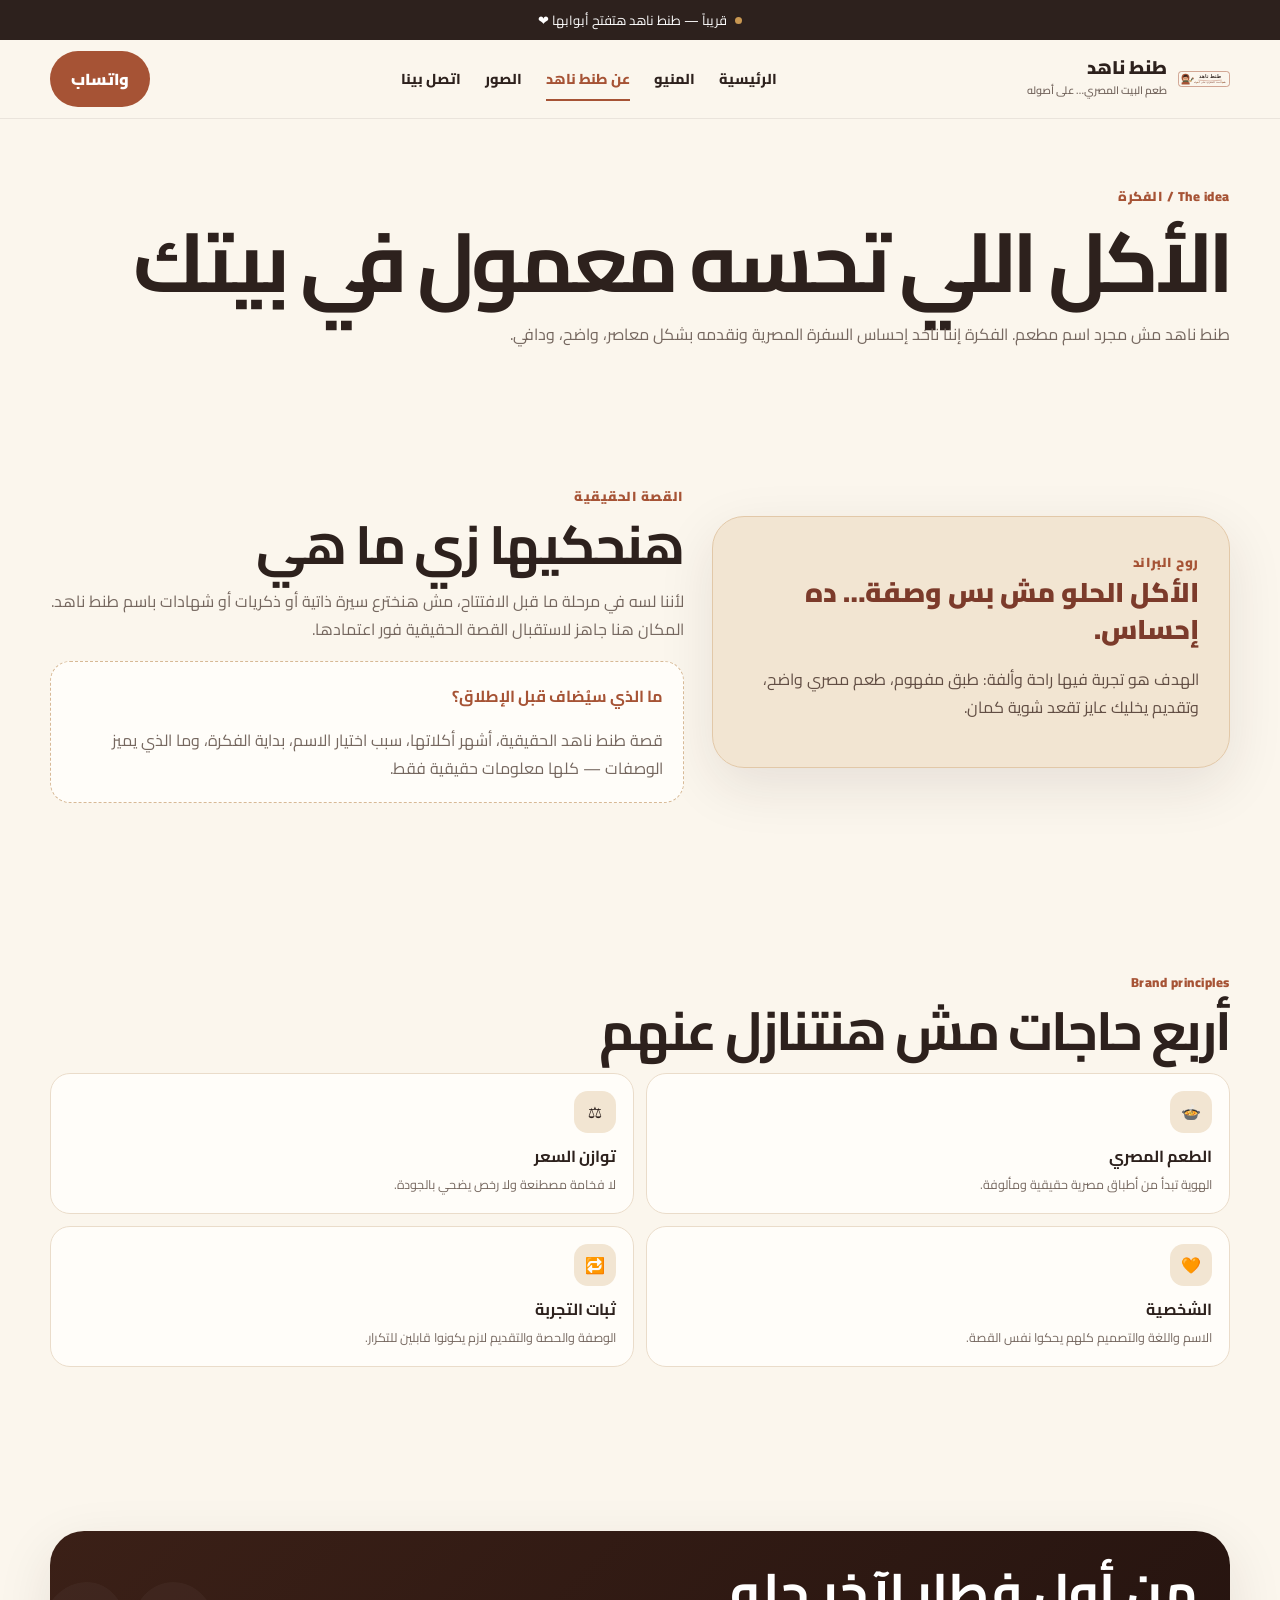
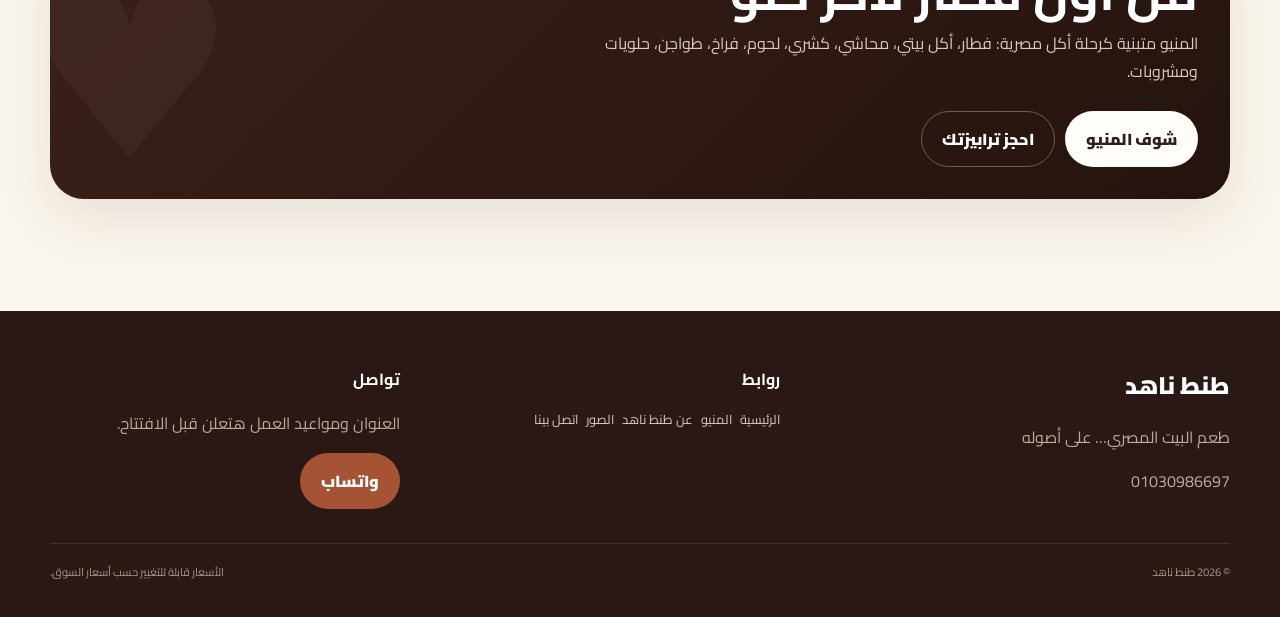
<file: about.html>
<!doctype html><html lang="ar" dir="rtl"><head><meta charset="utf-8"><meta name="viewport" content="width=device-width,initial-scale=1"><title>عن طنط ناهد | الحكاية والفكرة</title><meta name="description" content="تعرف على فكرة طنط ناهد: مطعم مصري بروح البيت، ومنيو مبني على الأكل المصري الذي نعرفه ونحبه."><meta name="theme-color" content="#a65335"><link rel="icon" href="images/brand/favicon.svg" type="image/svg+xml"><link rel="stylesheet" href="css/style.css"></head><body>
<div class="topbar"><div class="container"><span data-status></span></div></div><header class="site-header"><div class="container"><nav class="nav" aria-label="التنقل الرئيسي"><a class="brand" href="index.html"><img class="brand-logo" src="images/brand/logo.svg" alt="شعار طنط ناهد"><span><span class="brand-name" data-brand-name></span><span class="brand-tag" data-tagline></span></span></a><div class="nav-links"><a href="index.html">الرئيسية</a><a href="menu.html">المنيو</a><a class="active" href="about.html">عن طنط ناهد</a><a href="gallery.html">الصور</a><a href="contact.html">اتصل بينا</a></div><a class="btn btn-primary nav-cta" data-whatsapp target="_blank" rel="noopener">واتساب</a><button class="menu-toggle" aria-expanded="false" aria-controls="mobile-menu" aria-label="فتح القائمة">☰</button></nav><div id="mobile-menu" class="mobile-menu"><a href="index.html">الرئيسية</a><a href="menu.html">المنيو</a><a href="about.html">عن طنط ناهد</a><a href="gallery.html">الصور</a><a href="contact.html">اتصل بينا</a><a class="btn btn-primary" data-whatsapp target="_blank" rel="noopener">واتساب</a></div></div></header>
<main><section class="page-hero"><div class="container"><span class="eyebrow">The idea / الفكرة</span><h1>الأكل اللي تحسه معمول في بيتك</h1><p>طنط ناهد مش مجرد اسم مطعم. الفكرة إننا ناخد إحساس السفرة المصرية ونقدمه بشكل معاصر، واضح، ودافي.</p></div></section>
<section class="section"><div class="container split"><div class="paper-card"><span class="eyebrow">روح البراند</span><div class="quote">الأكل الحلو مش بس وصفة… ده إحساس.</div><p>الهدف هو تجربة فيها راحة وألفة: طبق مفهوم، طعم مصري واضح، وتقديم يخليك عايز تقعد شوية كمان.</p></div><div><span class="eyebrow">القصة الحقيقية</span><h2 class="section-title">هنحكيها زي ما هي</h2><p class="section-intro">لأننا لسه في مرحلة ما قبل الافتتاح، مش هنخترع سيرة ذاتية أو ذكريات أو شهادات باسم طنط ناهد. المكان هنا جاهز لاستقبال القصة الحقيقية فور اعتمادها.</p><div class="research-box"><strong>ما الذي سيُضاف قبل الإطلاق؟</strong><p>قصة طنط ناهد الحقيقية، أشهر أكلاتها، سبب اختيار الاسم، بداية الفكرة، وما الذي يميز الوصفات — كلها معلومات حقيقية فقط.</p></div></div></div></section>
<section class="section"><div class="container"><span class="eyebrow">Brand principles</span><h2 class="section-title">أربع حاجات مش هنتنازل عنهم</h2><div class="feature-strip"><div class="feature"><div class="feature-icon">🍲</div><h3>الطعم المصري</h3><p>الهوية تبدأ من أطباق مصرية حقيقية ومألوفة.</p></div><div class="feature"><div class="feature-icon">⚖️</div><h3>توازن السعر</h3><p>لا فخامة مصطنعة ولا رخص يضحي بالجودة.</p></div><div class="feature"><div class="feature-icon">🧡</div><h3>الشخصية</h3><p>الاسم واللغة والتصميم كلهم يحكوا نفس القصة.</p></div><div class="feature"><div class="feature-icon">🔁</div><h3>ثبات التجربة</h3><p>الوصفة والحصة والتقديم لازم يكونوا قابلين للتكرار.</p></div></div></div></section>
<section class="section"><div class="container"><div class="cta"><h2>من أول فطار لآخر حلو</h2><p>المنيو متبنية كرحلة أكل مصرية: فطار، أكل بيتي، محاشي، كشري، لحوم، فراخ، طواجن، حلويات ومشروبات.</p><div class="actions"><a class="btn btn-light" href="menu.html">شوف المنيو</a><a class="btn btn-secondary" data-reserve>احجز ترابيزتك</a></div></div></div></section></main>
<footer class="site-footer"><div class="container"><div class="footer-grid"><div><div class="footer-title" data-brand-name></div><p data-tagline></p><p><a data-phone></a></p></div><div><strong>روابط</strong><div class="footer-links"><a href="index.html">الرئيسية</a><a href="menu.html">المنيو</a><a href="about.html">عن طنط ناهد</a><a href="gallery.html">الصور</a><a href="contact.html">اتصل بينا</a></div></div><div><strong>تواصل</strong><p>العنوان ومواعيد العمل هتعلن قبل الافتتاح.</p><a class="btn btn-primary" data-whatsapp target="_blank" rel="noopener">واتساب</a></div></div><div class="footer-bottom"><span>© <span data-year></span> طنط ناهد</span><span>الأسعار قابلة للتغيير حسب أسعار السوق.</span></div></div></footer><nav class="mobile-bottom-nav" aria-label="تنقل سريع"><a href="index.html">⌂<br>الرئيسية</a><a href="menu.html">🍲<br>المنيو</a><a class="wa" data-whatsapp target="_blank" rel="noopener">●<br>واتساب</a><a data-phone>☎<br>اتصل</a></nav><script src="js/restaurant-data.js"></script><script src="js/main.js"></script></body></html>
</file>
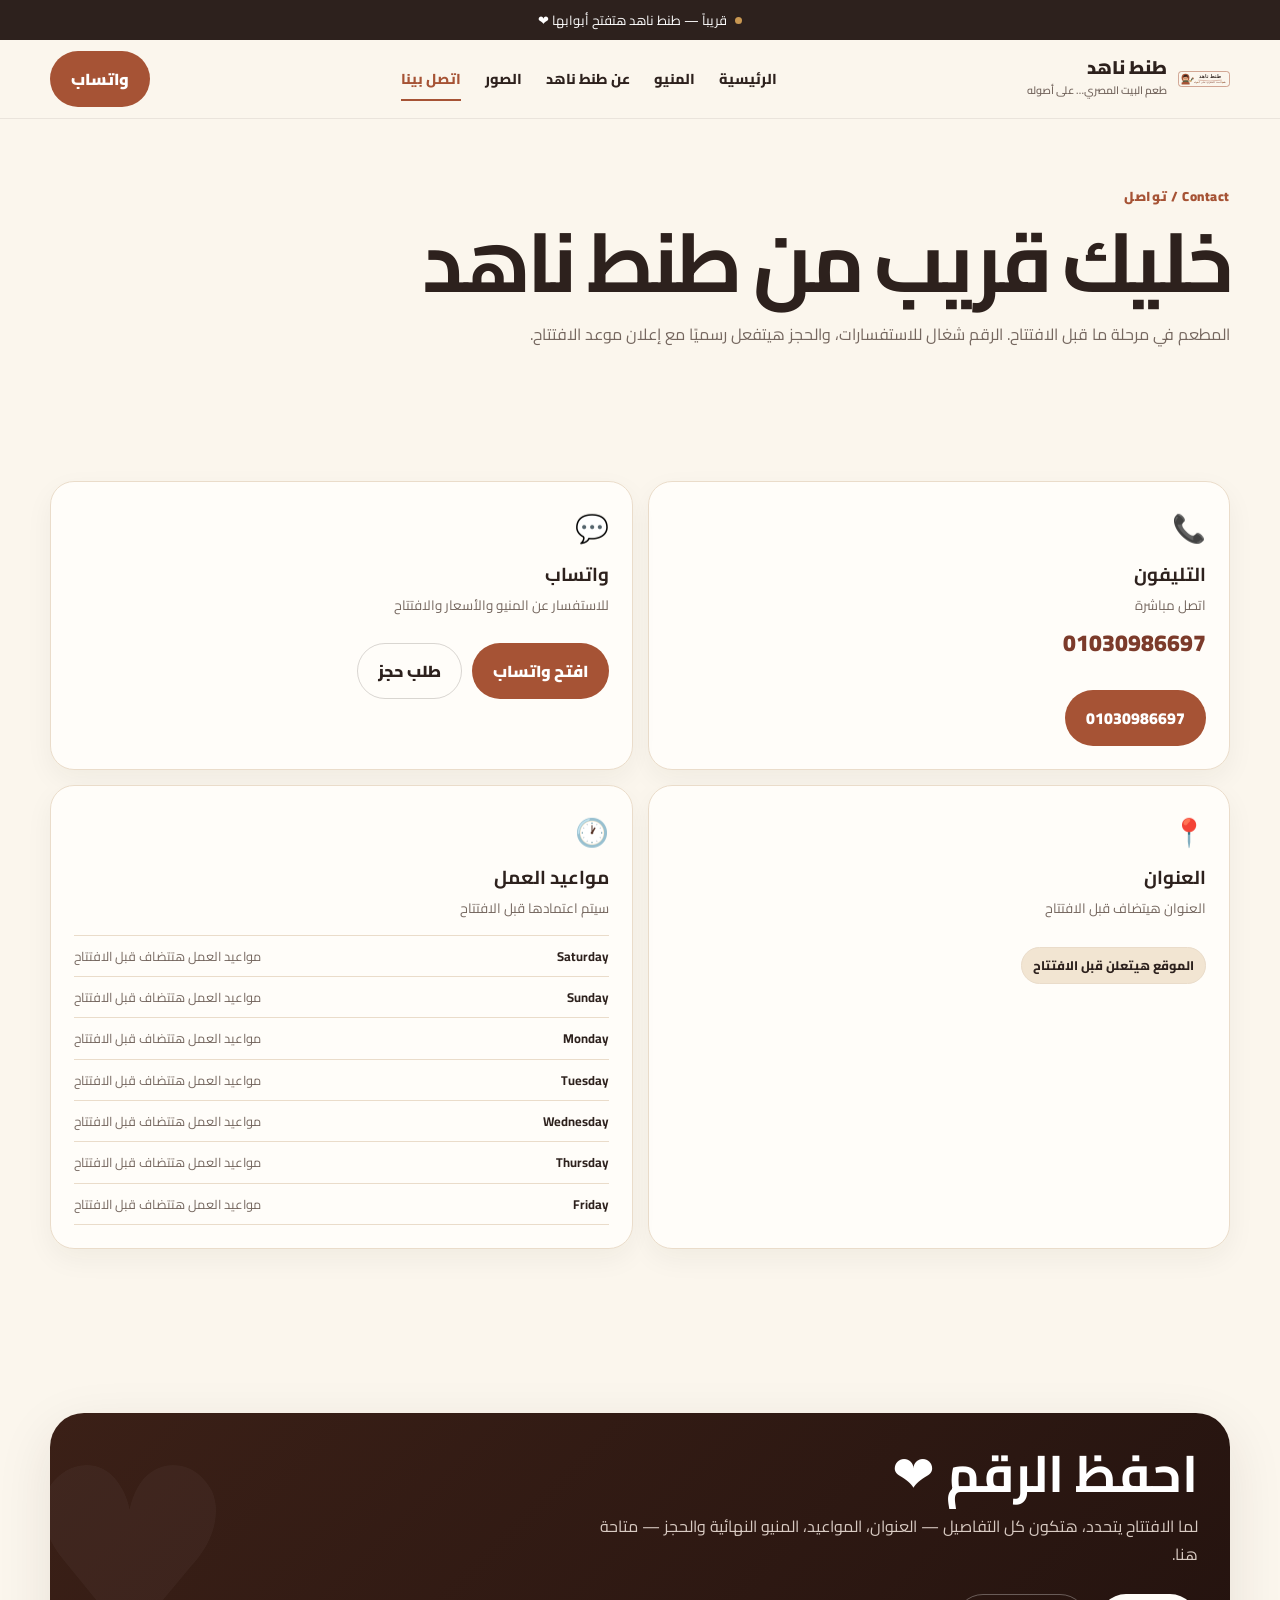
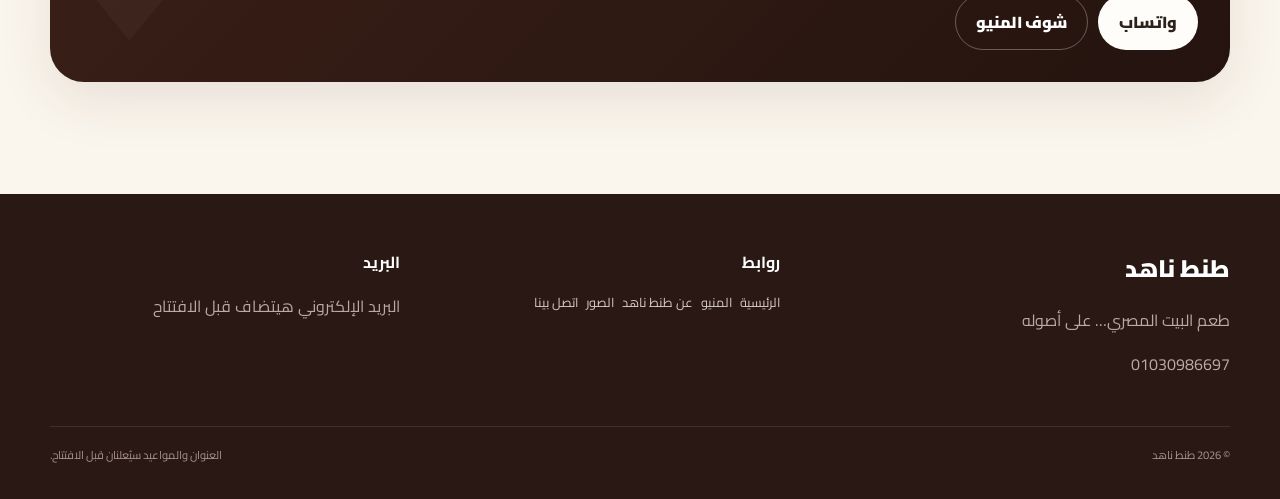
<file: contact.html>
<!doctype html><html lang="ar" dir="rtl"><head><meta charset="utf-8"><meta name="viewport" content="width=device-width,initial-scale=1"><title>اتصل بنا | طنط ناهد</title><meta name="description" content="تواصل مع طنط ناهد عبر الهاتف أو واتساب. العنوان ومواعيد العمل ستعلن قبل الافتتاح."><meta name="theme-color" content="#a65335"><link rel="icon" href="images/brand/favicon.svg" type="image/svg+xml"><link rel="stylesheet" href="css/style.css"></head><body>
<div class="topbar"><div class="container"><span data-status></span></div></div><header class="site-header"><div class="container"><nav class="nav" aria-label="التنقل الرئيسي"><a class="brand" href="index.html"><img class="brand-logo" src="images/brand/logo.svg" alt="شعار طنط ناهد"><span><span class="brand-name" data-brand-name></span><span class="brand-tag" data-tagline></span></span></a><div class="nav-links"><a href="index.html">الرئيسية</a><a href="menu.html">المنيو</a><a href="about.html">عن طنط ناهد</a><a href="gallery.html">الصور</a><a class="active" href="contact.html">اتصل بينا</a></div><a class="btn btn-primary nav-cta" data-whatsapp target="_blank" rel="noopener">واتساب</a><button class="menu-toggle" aria-expanded="false" aria-controls="mobile-menu" aria-label="فتح القائمة">☰</button></nav><div id="mobile-menu" class="mobile-menu"><a href="index.html">الرئيسية</a><a href="menu.html">المنيو</a><a href="about.html">عن طنط ناهد</a><a href="gallery.html">الصور</a><a href="contact.html">اتصل بينا</a><a class="btn btn-primary" data-whatsapp target="_blank" rel="noopener">واتساب</a></div></div></header>
<main><section class="page-hero"><div class="container"><span class="eyebrow">Contact / تواصل</span><h1>خليك قريب من طنط ناهد</h1><p>المطعم في مرحلة ما قبل الافتتاح. الرقم شغال للاستفسارات، والحجز هيتفعل رسميًا مع إعلان موعد الافتتاح.</p></div></section><section class="section"><div class="container contact-grid"><article class="contact-card"><div class="contact-icon">📞</div><h3>التليفون</h3><p>اتصل مباشرة</p><a class="big-phone" data-phone></a><div class="actions"><a class="btn btn-primary" data-phone>اتصل دلوقتي</a></div></article><article class="contact-card"><div class="contact-icon">💬</div><h3>واتساب</h3><p>للاستفسار عن المنيو والأسعار والافتتاح</p><div class="actions"><a class="btn btn-primary" data-whatsapp target="_blank" rel="noopener">افتح واتساب</a><a class="btn btn-secondary" data-reserve>طلب حجز</a></div></article><article class="contact-card"><div class="contact-icon">📍</div><h3>العنوان</h3><p data-address></p><div class="actions"><span class="pill">الموقع هيتعلن قبل الافتتاح</span></div></article><article class="contact-card"><div class="contact-icon">🕐</div><h3>مواعيد العمل</h3><p>سيتم اعتمادها قبل الافتتاح</p><div id="hours" class="hours"></div></article></div></section><section class="section"><div class="container"><div class="cta"><h2>احفظ الرقم ❤️</h2><p>لما الافتتاح يتحدد، هتكون كل التفاصيل — العنوان، المواعيد، المنيو النهائية والحجز — متاحة هنا.</p><div class="actions"><a class="btn btn-light" data-whatsapp target="_blank" rel="noopener">واتساب</a><a class="btn btn-secondary" href="menu.html">شوف المنيو</a></div></div></div></section></main>
<footer class="site-footer"><div class="container"><div class="footer-grid"><div><div class="footer-title" data-brand-name></div><p data-tagline></p><p><a data-phone></a></p></div><div><strong>روابط</strong><div class="footer-links"><a href="index.html">الرئيسية</a><a href="menu.html">المنيو</a><a href="about.html">عن طنط ناهد</a><a href="gallery.html">الصور</a><a href="contact.html">اتصل بينا</a></div></div><div><strong>البريد</strong><p data-email></p></div></div><div class="footer-bottom"><span>© <span data-year></span> طنط ناهد</span><span>العنوان والمواعيد سيُعلنان قبل الافتتاح.</span></div></div></footer><nav class="mobile-bottom-nav" aria-label="تنقل سريع"><a href="index.html">⌂<br>الرئيسية</a><a href="menu.html">🍲<br>المنيو</a><a class="wa" data-whatsapp target="_blank" rel="noopener">●<br>واتساب</a><a class="active" data-phone>☎<br>اتصل</a></nav><script src="js/restaurant-data.js"></script><script src="js/main.js"></script></body></html>
</file>
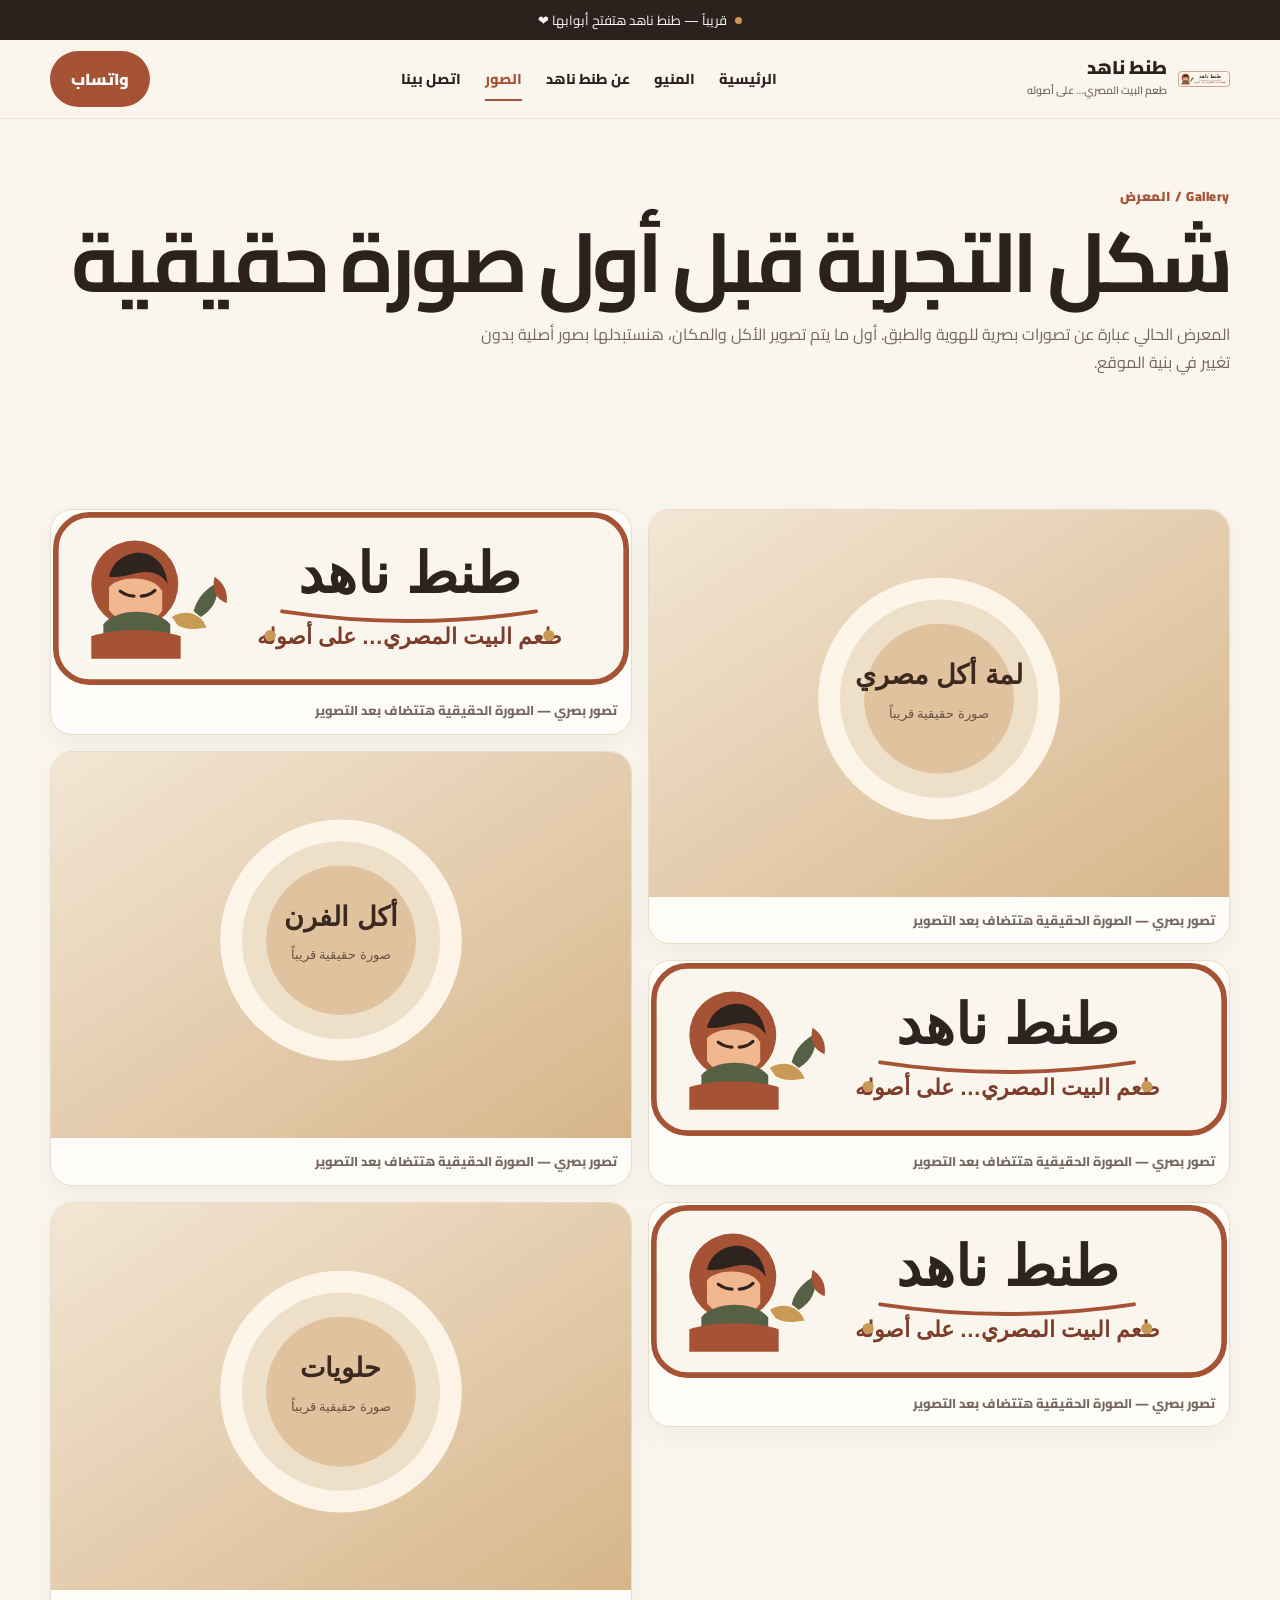
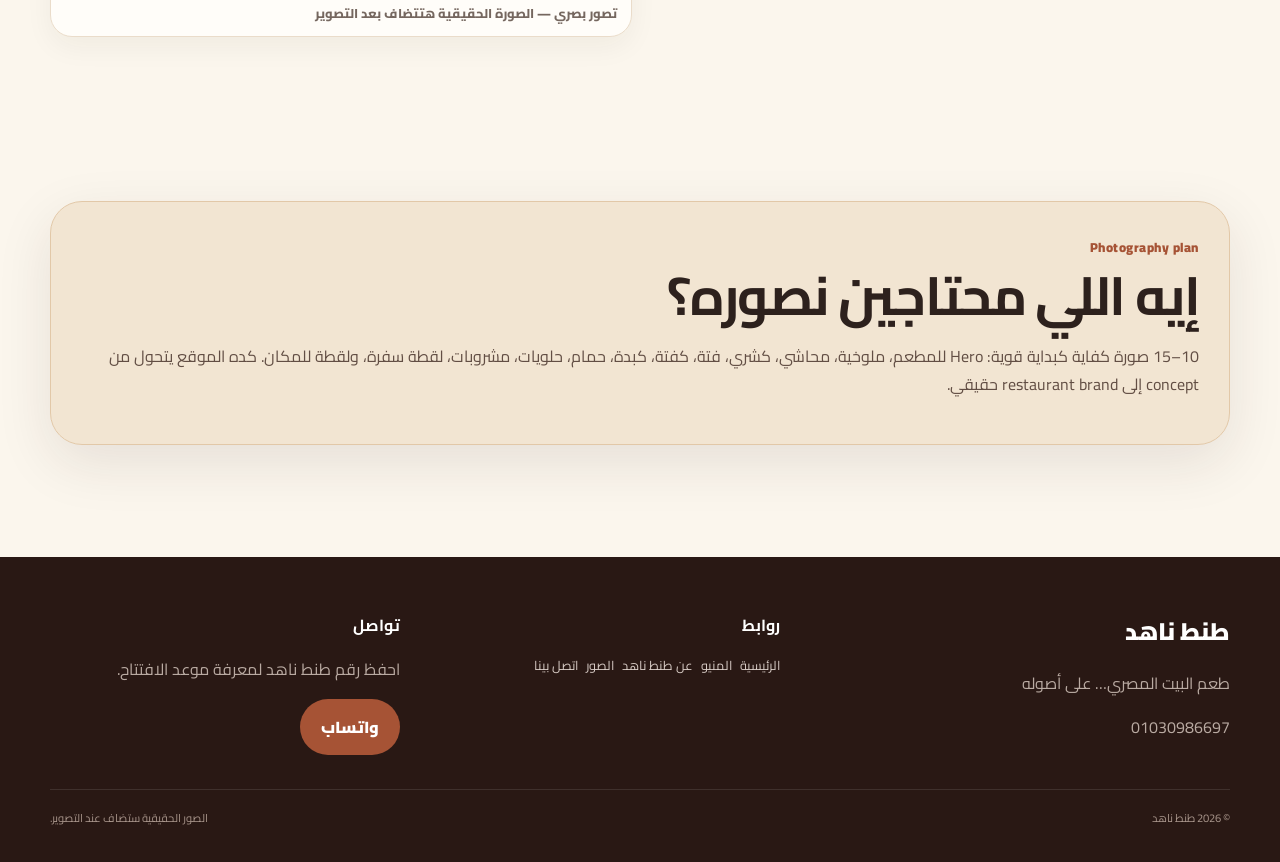
<file: gallery.html>
<!doctype html><html lang="ar" dir="rtl"><head><meta charset="utf-8"><meta name="viewport" content="width=device-width,initial-scale=1"><title>الصور | طنط ناهد</title><meta name="description" content="المعرض البصري لطنط ناهد — هوية الأكل المصري وروح البيت. الصور الحقيقية ستضاف عند التصوير."><meta name="theme-color" content="#a65335"><link rel="icon" href="images/brand/favicon.svg" type="image/svg+xml"><link rel="stylesheet" href="css/style.css"></head><body>
<div class="topbar"><div class="container"><span data-status></span></div></div><header class="site-header"><div class="container"><nav class="nav" aria-label="التنقل الرئيسي"><a class="brand" href="index.html"><img class="brand-logo" src="images/brand/logo.svg" alt="شعار طنط ناهد"><span><span class="brand-name" data-brand-name></span><span class="brand-tag" data-tagline></span></span></a><div class="nav-links"><a href="index.html">الرئيسية</a><a href="menu.html">المنيو</a><a href="about.html">عن طنط ناهد</a><a class="active" href="gallery.html">الصور</a><a href="contact.html">اتصل بينا</a></div><a class="btn btn-primary nav-cta" data-whatsapp target="_blank" rel="noopener">واتساب</a><button class="menu-toggle" aria-expanded="false" aria-controls="mobile-menu" aria-label="فتح القائمة">☰</button></nav><div id="mobile-menu" class="mobile-menu"><a href="index.html">الرئيسية</a><a href="menu.html">المنيو</a><a href="about.html">عن طنط ناهد</a><a href="gallery.html">الصور</a><a href="contact.html">اتصل بينا</a><a class="btn btn-primary" data-whatsapp target="_blank" rel="noopener">واتساب</a></div></div></header>
<main><section class="page-hero"><div class="container"><span class="eyebrow">Gallery / المعرض</span><h1>شكل التجربة قبل أول صورة حقيقية</h1><p>المعرض الحالي عبارة عن تصورات بصرية للهوية والطبق. أول ما يتم تصوير الأكل والمكان، هنستبدلها بصور أصلية بدون تغيير في بنية الموقع.</p></div></section><section class="section"><div class="container"><div id="gallery-grid" class="gallery-grid"></div></div></section><section class="section"><div class="container"><div class="paper-card"><span class="eyebrow">Photography plan</span><h2 class="section-title">إيه اللي محتاجين نصوره؟</h2><p>10–15 صورة كفاية كبداية قوية: Hero للمطعم، ملوخية، محاشي، كشري، فتة، كفتة، كبدة، حمام، حلويات، مشروبات، لقطة سفرة، ولقطة للمكان. كده الموقع يتحول من concept إلى restaurant brand حقيقي.</p></div></div></section></main>
<footer class="site-footer"><div class="container"><div class="footer-grid"><div><div class="footer-title" data-brand-name></div><p data-tagline></p><p><a data-phone></a></p></div><div><strong>روابط</strong><div class="footer-links"><a href="index.html">الرئيسية</a><a href="menu.html">المنيو</a><a href="about.html">عن طنط ناهد</a><a href="gallery.html">الصور</a><a href="contact.html">اتصل بينا</a></div></div><div><strong>تواصل</strong><p>احفظ رقم طنط ناهد لمعرفة موعد الافتتاح.</p><a class="btn btn-primary" data-whatsapp target="_blank" rel="noopener">واتساب</a></div></div><div class="footer-bottom"><span>© <span data-year></span> طنط ناهد</span><span>الصور الحقيقية ستضاف عند التصوير.</span></div></div></footer><nav class="mobile-bottom-nav" aria-label="تنقل سريع"><a href="index.html">⌂<br>الرئيسية</a><a href="menu.html">🍲<br>المنيو</a><a class="wa" data-whatsapp target="_blank" rel="noopener">●<br>واتساب</a><a data-phone>☎<br>اتصل</a></nav><script src="js/restaurant-data.js"></script><script src="js/main.js"></script></body></html>
</file>
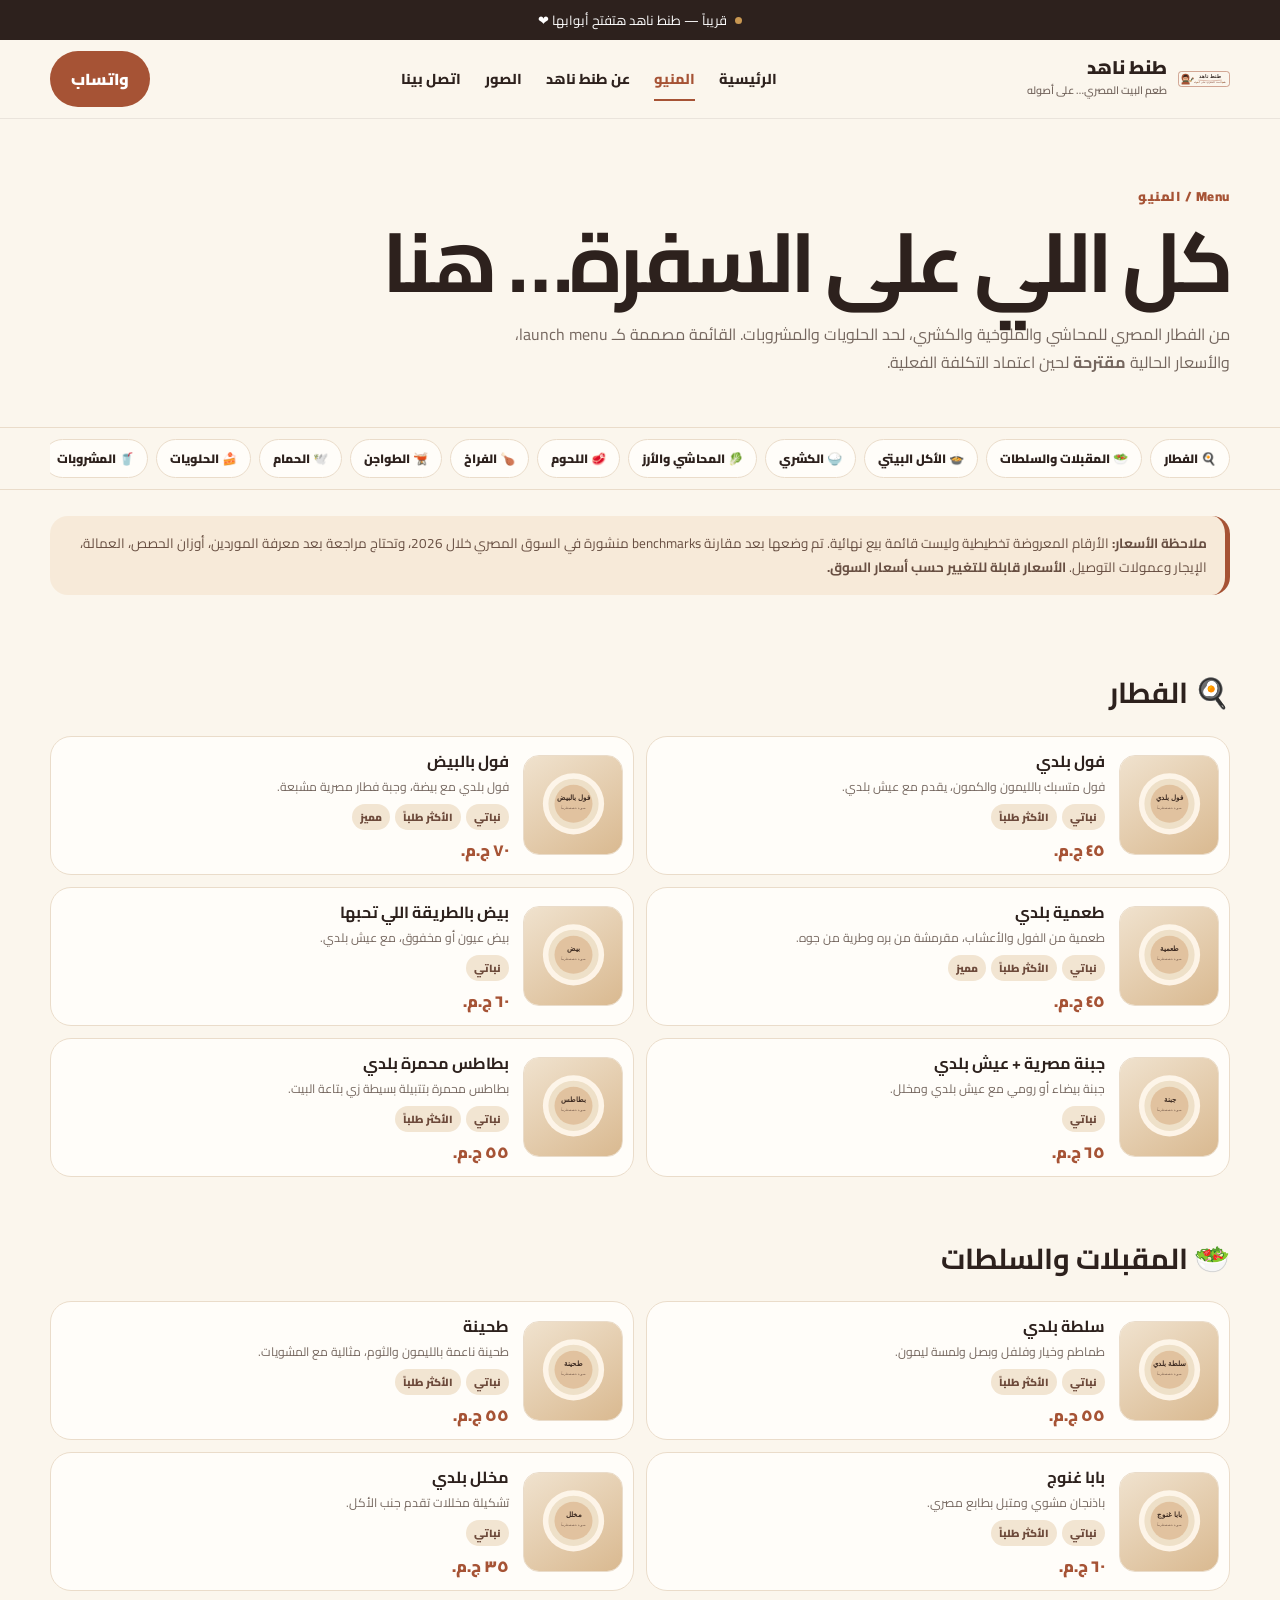
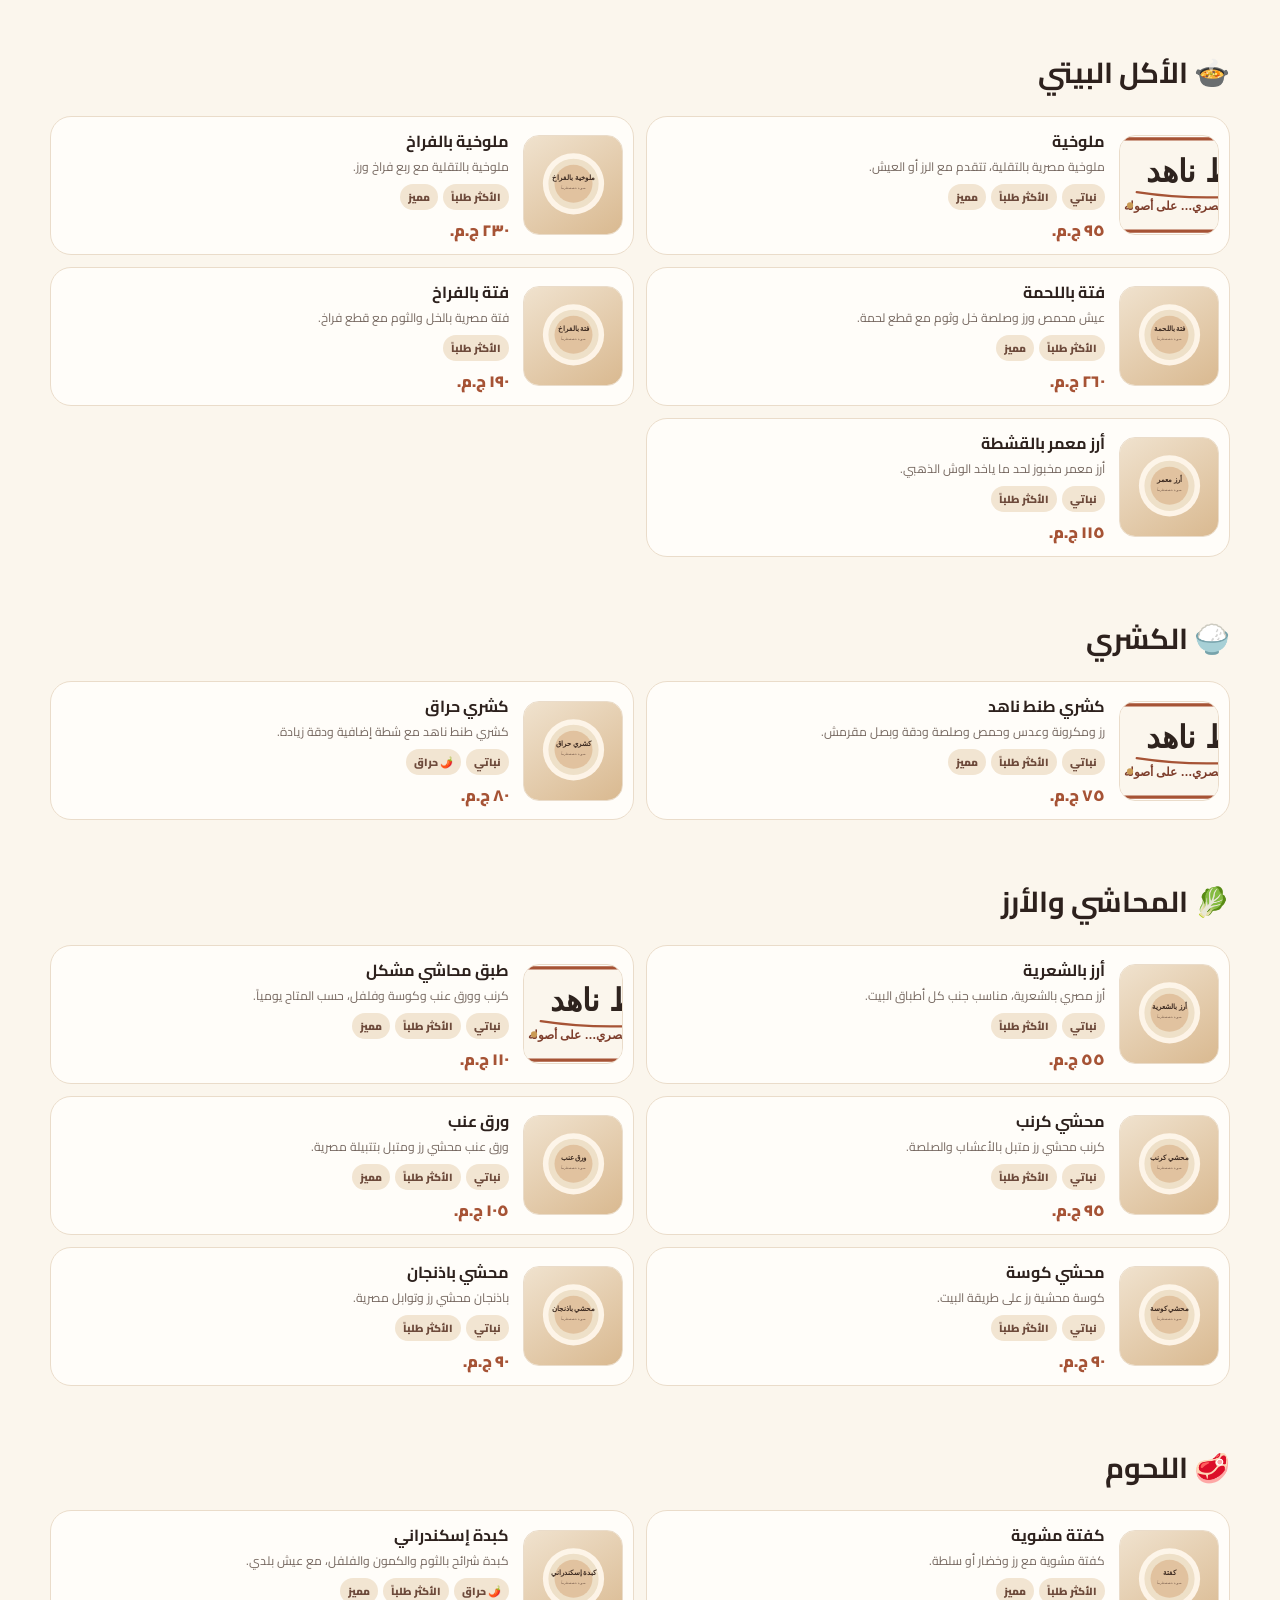
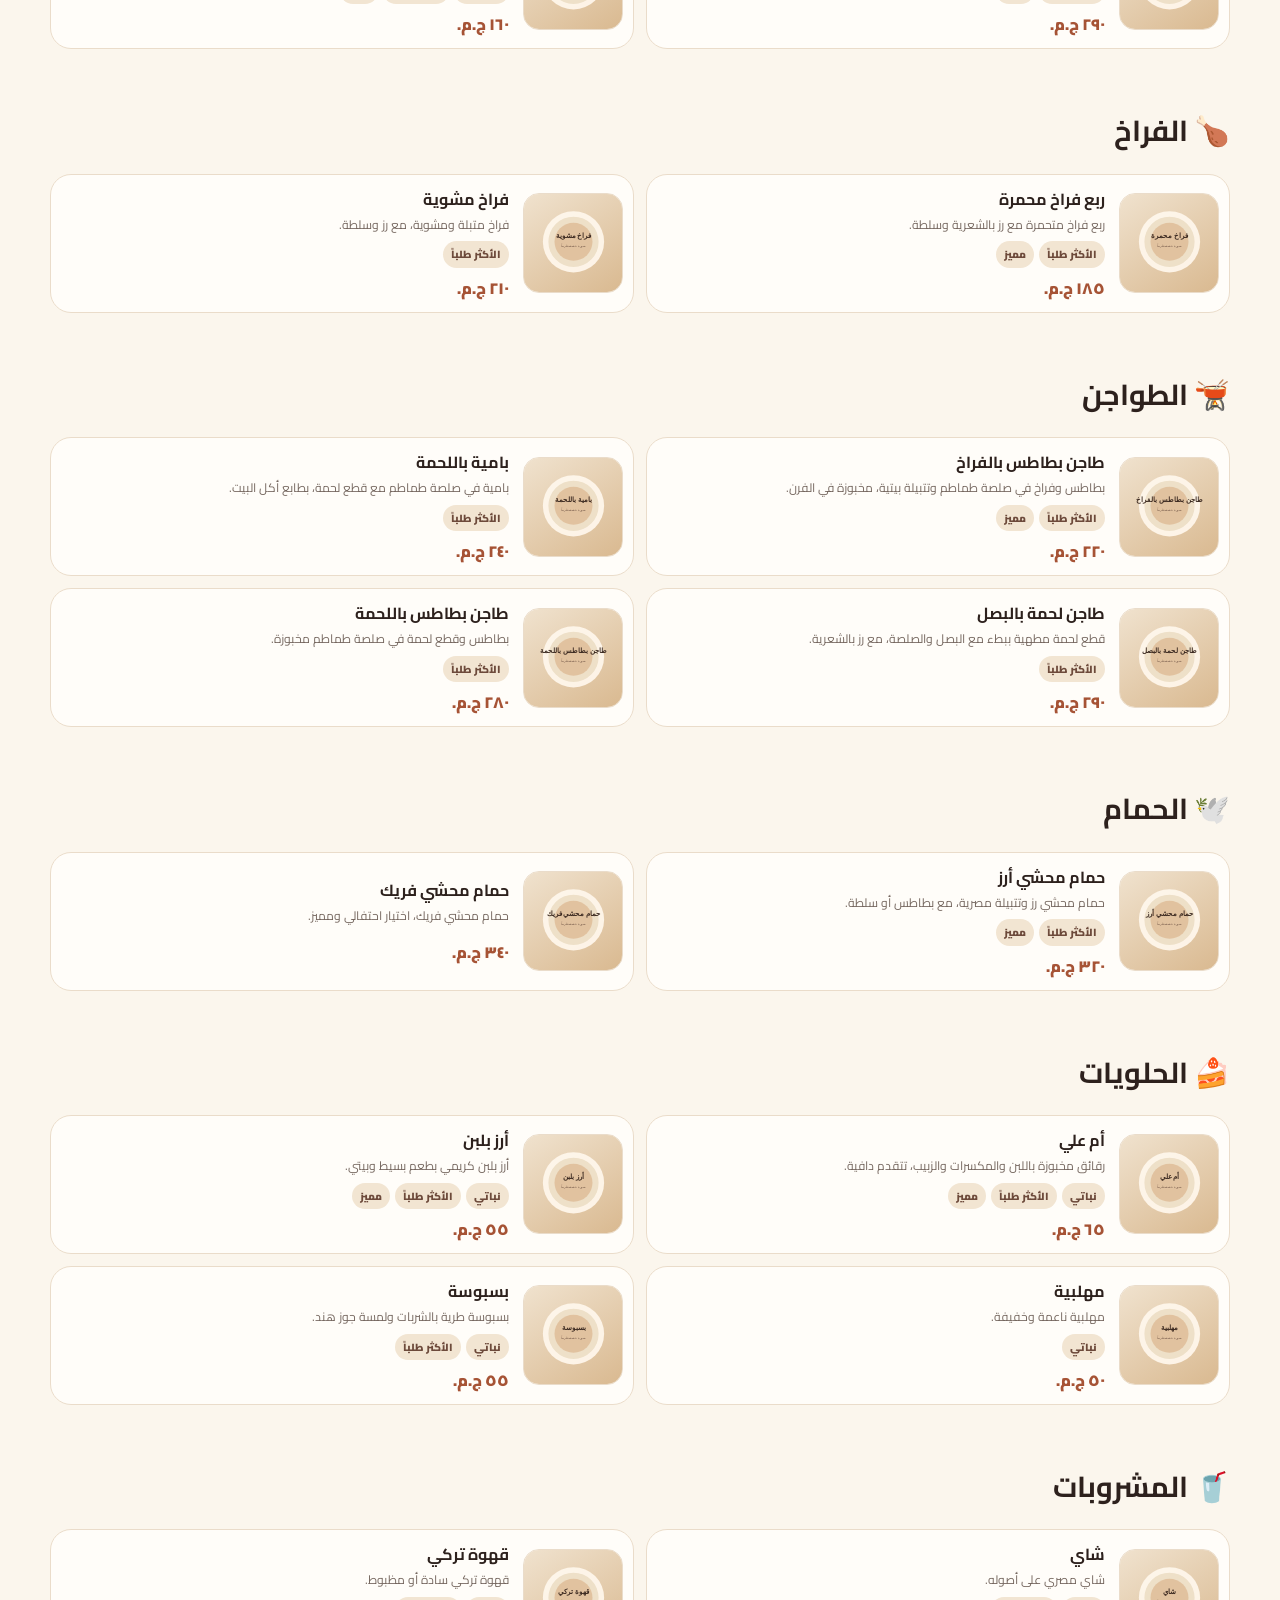
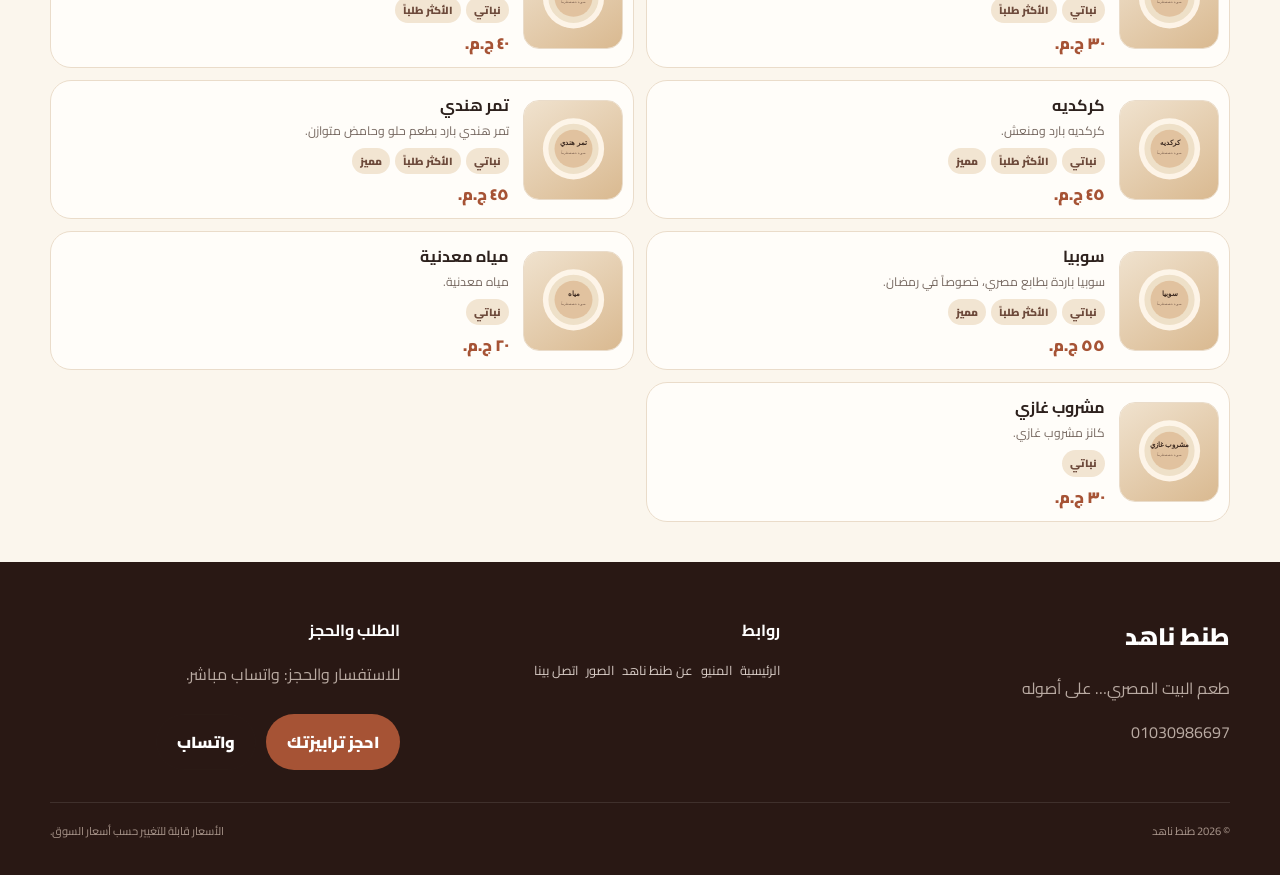
<file: menu.html>
<!doctype html><html lang="ar" dir="rtl"><head><meta charset="utf-8"><meta name="viewport" content="width=device-width,initial-scale=1"><title>المنيو | طنط ناهد</title><meta name="description" content="منيو طنط ناهد: فطار مصري، محاشي، ملوخية، كشري، فتة، مشويات، حلويات ومشروبات."><meta name="theme-color" content="#a65335"><meta property="og:locale" content="ar_EG"><link rel="icon" href="images/brand/favicon.svg" type="image/svg+xml"><link rel="stylesheet" href="css/style.css"></head><body>
<div class="topbar"><div class="container"><span data-status></span></div></div><header class="site-header"><div class="container"><nav class="nav" aria-label="التنقل الرئيسي"><a class="brand" href="index.html"><img class="brand-logo" src="images/brand/logo.svg" alt="شعار طنط ناهد"><span><span class="brand-name" data-brand-name></span><span class="brand-tag" data-tagline></span></span></a><div class="nav-links"><a href="index.html">الرئيسية</a><a class="active" href="menu.html">المنيو</a><a href="about.html">عن طنط ناهد</a><a href="gallery.html">الصور</a><a href="contact.html">اتصل بينا</a></div><a class="btn btn-primary nav-cta" data-whatsapp target="_blank" rel="noopener">واتساب</a><button class="menu-toggle" aria-expanded="false" aria-controls="mobile-menu" aria-label="فتح القائمة">☰</button></nav><div id="mobile-menu" class="mobile-menu"><a href="index.html">الرئيسية</a><a href="menu.html">المنيو</a><a href="about.html">عن طنط ناهد</a><a href="gallery.html">الصور</a><a href="contact.html">اتصل بينا</a><a class="btn btn-primary" data-whatsapp target="_blank" rel="noopener">ابعتلنا على واتساب</a></div></div></header>
<main><section class="page-hero"><div class="container"><span class="eyebrow">Menu / المنيو</span><h1>كل اللي على السفرة… هنا</h1><p>من الفطار المصري للمحاشي والملوخية والكشري، لحد الحلويات والمشروبات. القائمة مصممة كـ launch menu، والأسعار الحالية <strong>مقترحة</strong> لحين اعتماد التكلفة الفعلية.</p></div></section><div class="category-nav"><div class="container"><div id="category-nav" class="category-scroll"></div></div></div><section class="container"><div class="price-note"><strong>ملاحظة الأسعار:</strong> الأرقام المعروضة تخطيطية وليست قائمة بيع نهائية. تم وضعها بعد مقارنة benchmarks منشورة في السوق المصري خلال 2026، وتحتاج مراجعة بعد معرفة الموردين، أوزان الحصص، العمالة، الإيجار وعمولات التوصيل. <strong>الأسعار قابلة للتغيير حسب أسعار السوق.</strong></div><div id="full-menu"></div></section></main>
<footer class="site-footer"><div class="container"><div class="footer-grid"><div><div class="footer-title" data-brand-name></div><p data-tagline></p><p><a data-phone></a></p></div><div><strong>روابط</strong><div class="footer-links"><a href="index.html">الرئيسية</a><a href="menu.html">المنيو</a><a href="about.html">عن طنط ناهد</a><a href="gallery.html">الصور</a><a href="contact.html">اتصل بينا</a></div></div><div><strong>الطلب والحجز</strong><p>للاستفسار والحجز: واتساب مباشر.</p><div class="actions"><a class="btn btn-primary" data-reserve>احجز ترابيزتك</a><a class="btn btn-secondary" data-whatsapp target="_blank" rel="noopener">واتساب</a></div></div></div><div class="footer-bottom"><span>© <span data-year></span> طنط ناهد</span><span>الأسعار قابلة للتغيير حسب أسعار السوق.</span></div></div></footer>
<nav class="mobile-bottom-nav" aria-label="تنقل سريع"><a href="index.html">⌂<br>الرئيسية</a><a class="active" href="menu.html">🍲<br>المنيو</a><a class="wa" data-whatsapp target="_blank" rel="noopener">●<br>واتساب</a><a data-phone>☎<br>اتصل</a></nav><script src="js/restaurant-data.js"></script><script src="js/main.js"></script></body></html>
</file>
<file: css/style.css>
@import url('https://fonts.googleapis.com/css2?family=Cairo:wght@400;500;600;700;800;900&family=Playfair+Display:wght@600;700&display=swap');
:root{--ink:#2d211d;--muted:#75675f;--paper:#fbf6ed;--cream:#f2e5d2;--white:#fffdf9;--terra:#a65335;--terra2:#7c3b2b;--olive:#5c6549;--gold:#c99852;--line:#eadcca;--shadow:0 18px 55px rgba(45,33,29,.10);--max:1180px;--r:26px}
*{box-sizing:border-box}html{scroll-behavior:smooth;scroll-padding-top:100px}body{margin:0;background:var(--paper);color:var(--ink);font-family:Cairo,system-ui,sans-serif;line-height:1.75}body:after{content:"";position:fixed;inset:0;pointer-events:none;opacity:.035;background-image:radial-gradient(#2d211d .7px,transparent .7px);background-size:8px 8px;z-index:-1}img{display:block;max-width:100%}a{text-decoration:none;color:inherit}button,input,textarea{font:inherit}.container{width:min(calc(100% - 32px),var(--max));margin-inline:auto}.topbar{background:var(--ink);color:#fff;padding:8px 0;text-align:center;font-size:.82rem}.topbar span{display:inline-flex;align-items:center;gap:8px}.topbar span:before{content:"";width:7px;height:7px;border-radius:50%;background:var(--gold)}
.site-header{position:sticky;top:0;z-index:60;background:rgba(251,246,237,.92);backdrop-filter:blur(16px);border-bottom:1px solid rgba(45,33,29,.08)}.nav{min-height:78px;display:flex;align-items:center;gap:18px}.brand{display:flex;align-items:center;gap:11px;min-width:0}.brand-logo{width:52px;height:52px;object-fit:contain;flex:0 0 auto}.brand-name{display:block;font-weight:900;font-size:1.15rem;line-height:1.1}.brand-tag{display:block;color:var(--muted);font-size:.67rem;font-weight:600;margin-top:3px;white-space:nowrap}.nav-links{display:none;align-items:center;gap:24px;margin-inline:auto}.nav-links a{font-size:.9rem;font-weight:800;position:relative;padding:26px 0}.nav-links a:after{content:"";position:absolute;bottom:17px;right:0;width:0;height:2px;background:var(--terra);transition:.2s}.nav-links a:hover:after,.nav-links a.active:after{width:100%}.nav-links a.active{color:var(--terra)}.nav-cta{display:none}.menu-toggle{margin-inline-start:auto;border:1px solid var(--line);background:var(--white);width:44px;height:44px;border-radius:14px;cursor:pointer}.mobile-menu{display:none;padding:0 0 16px}.mobile-menu.open{display:grid;gap:4px}.mobile-menu a{padding:10px 12px;border-bottom:1px solid var(--line);font-weight:800}.mobile-menu .btn{border:0;margin-top:6px}
.btn{display:inline-flex;align-items:center;justify-content:center;gap:8px;border-radius:999px;padding:13px 20px;border:1px solid transparent;font-weight:900;transition:transform .2s,box-shadow .2s,background .2s;cursor:pointer}.btn:hover{transform:translateY(-2px);box-shadow:0 10px 24px rgba(45,33,29,.12)}.btn-primary{background:var(--terra);color:#fff}.btn-primary:hover{background:var(--terra2)}.btn-secondary{background:transparent;border-color:rgba(45,33,29,.18)}.btn-light{background:var(--white);color:var(--ink)}
.hero{padding:34px 0 78px;overflow:hidden}.hero-grid{display:grid;gap:32px;align-items:center}.hero-copy{order:2}.hero-media{order:1;position:relative}.hero-media img{width:100%;aspect-ratio:1/1;object-fit:cover;border-radius:38px;box-shadow:var(--shadow);border:1px solid var(--line)}.hero-media:before{content:"";position:absolute;inset:18px -12px -12px 18px;border:2px solid rgba(166,83,53,.22);border-radius:38px;z-index:-1}.hero-stamp{position:absolute;left:18px;bottom:18px;background:var(--white);border:1px solid var(--line);padding:11px 15px;border-radius:18px;box-shadow:0 12px 30px rgba(45,33,29,.12);font-weight:900;font-size:.82rem}.eyebrow{display:inline-block;color:var(--terra);font-weight:900;font-size:.82rem;letter-spacing:.04em}.hero h1{font-size:clamp(3.4rem,10vw,6.8rem);line-height:.92;margin:18px 0 8px;letter-spacing:-.06em}.hero h2{font-size:clamp(1.35rem,3vw,2rem);line-height:1.35;margin:0 0 18px}.hero-copy>p{color:var(--muted);font-size:1.08rem;max-width:650px}.actions{display:flex;flex-wrap:wrap;gap:10px;margin-top:26px}.hero-meta{display:flex;flex-wrap:wrap;gap:9px;margin-top:22px}.pill{display:inline-flex;align-items:center;gap:7px;background:var(--cream);border:1px solid var(--line);padding:7px 11px;border-radius:999px;font-size:.78rem;font-weight:800}.pattern{height:14px;background:repeating-linear-gradient(135deg,transparent 0 9px,rgba(166,83,53,.14) 9px 11px)}
.section{padding:82px 0}.section-head{display:flex;justify-content:space-between;align-items:end;gap:20px;margin-bottom:28px}.section-title{font-size:clamp(2rem,5vw,3.35rem);line-height:1.1;margin:7px 0 12px;letter-spacing:-.035em}.section-intro{max-width:700px;color:var(--muted);margin:0}.text-link{color:var(--terra);font-weight:900;white-space:nowrap}.cards{display:grid;grid-template-columns:repeat(2,minmax(0,1fr));gap:15px}.card{background:var(--white);border:1px solid var(--line);border-radius:var(--r);overflow:hidden;box-shadow:0 8px 30px rgba(45,33,29,.045);transition:.22s transform,.22s box-shadow}.card:hover{transform:translateY(-5px);box-shadow:var(--shadow)}.card-media{position:relative}.card-media img{width:100%;aspect-ratio:1/1;object-fit:cover;background:var(--cream)}.badge{position:absolute;top:12px;right:12px;background:var(--ink);color:#fff;border-radius:999px;padding:5px 9px;font-size:.68rem;font-weight:900}.card-body{padding:16px}.card h3{margin:0 0 4px;font-size:1.05rem}.card p{margin:0;color:var(--muted);font-size:.82rem;line-height:1.65}.price{margin-top:11px;color:var(--terra);font-weight:900}.price small{font-size:.7rem;color:var(--muted);font-weight:600}
.trust-grid{display:grid;grid-template-columns:repeat(2,1fr);gap:10px}.trust-item{background:var(--white);border:1px solid var(--line);padding:16px;border-radius:18px}.trust-item strong{display:block;font-size:1rem}.trust-item span{display:block;color:var(--muted);font-size:.75rem;margin-top:2px}.split{display:grid;gap:28px;align-items:center}.paper-card{background:var(--cream);border:1px solid #e2c8a8;border-radius:32px;padding:30px;box-shadow:var(--shadow)}.quote{font-size:1.7rem;font-weight:900;line-height:1.35;color:var(--terra2);margin-bottom:14px}.paper-card p{color:#624e44}.feature-strip{display:grid;grid-template-columns:repeat(2,1fr);gap:12px}.feature{background:var(--white);border:1px solid var(--line);border-radius:20px;padding:17px}.feature-icon{width:42px;height:42px;display:grid;place-items:center;border-radius:14px;background:var(--cream);margin-bottom:9px}.feature h3{margin:0 0 4px;font-size:1rem}.feature p{margin:0;color:var(--muted);font-size:.78rem}.occasion-grid{display:grid;grid-template-columns:repeat(2,1fr);gap:14px}.occasion{position:relative;min-height:190px;border-radius:24px;overflow:hidden;background:var(--ink);color:#fff;padding:22px;display:flex;flex-direction:column;justify-content:end}.occasion:before{content:"";position:absolute;inset:0;background:linear-gradient(180deg,transparent 25%,rgba(35,20,15,.95));}.occasion>*{position:relative}.occasion .emoji{font-size:2rem;position:absolute;top:18px;right:18px}.occasion h3{margin:0 0 3px;font-size:1.25rem}.occasion p{margin:0;color:#dfd3cc;font-size:.78rem}
.mini-gallery{display:grid;grid-template-columns:repeat(2,1fr);gap:12px}.mini-gallery img{width:100%;aspect-ratio:1/1;object-fit:cover;border-radius:22px;border:1px solid var(--line)}.cta{background:linear-gradient(135deg,#3b2017,#24130f);color:#fff;border-radius:34px;padding:32px;position:relative;overflow:hidden;box-shadow:var(--shadow)}.cta:after{content:"♥";position:absolute;left:-28px;bottom:-80px;font-size:15rem;opacity:.035}.cta>*{position:relative}.cta h2{font-size:clamp(2rem,5vw,3.2rem);line-height:1.1;margin:0 0 10px}.cta p{color:#d9cbc3;margin:0;max-width:600px}.cta .btn-secondary{color:#fff;border-color:rgba(255,255,255,.3)}
.page-hero{padding:62px 0 35px}.page-hero h1{font-size:clamp(2.8rem,8vw,5.2rem);line-height:1;letter-spacing:-.05em;margin:12px 0}.page-hero p{color:var(--muted);max-width:760px}.category-nav{position:sticky;top:78px;z-index:40;background:rgba(251,246,237,.94);backdrop-filter:blur(12px);border-block:1px solid var(--line)}.category-scroll{display:flex;gap:8px;overflow:auto;padding:11px 0;scrollbar-width:none}.category-scroll::-webkit-scrollbar{display:none}.category-scroll a{flex:0 0 auto;padding:8px 13px;border:1px solid var(--line);border-radius:999px;font-size:.76rem;font-weight:900;background:var(--white)}.category-scroll a:hover{background:var(--cream);color:var(--terra)}.price-note{margin:26px 0;background:#f7ead9;border-right:5px solid var(--terra);padding:16px 18px;border-radius:18px;color:#684f42;font-size:.84rem}.menu-section{padding:46px 0 10px;scroll-margin-top:140px}.menu-section h2{font-size:1.8rem;margin:0 0 18px}.menu-grid{display:grid;grid-template-columns:1fr;gap:12px}.menu-item{display:grid;grid-template-columns:100px 1fr;gap:14px;background:var(--white);border:1px solid var(--line);border-radius:21px;padding:10px;align-items:center;transition:.2s}.menu-item:hover{transform:translateY(-2px);box-shadow:0 10px 30px rgba(45,33,29,.06)}.menu-item img{width:100px;height:100px;object-fit:cover;border-radius:16px;border:1px solid var(--line)}.menu-item h3{margin:0;font-size:1rem}.menu-item p{margin:3px 0;color:var(--muted);font-size:.76rem;line-height:1.55}.meta{display:flex;flex-wrap:wrap;gap:5px;margin-top:7px}.chip{display:inline-flex;padding:4px 8px;border-radius:999px;background:#f2e5d2;color:#6d4a3b;font-size:.65rem;font-weight:900}.menu-price{color:var(--terra);font-weight:900;margin-top:6px}
.gallery-grid{columns:2 250px;column-gap:16px}.gallery-item{break-inside:avoid;margin:0 0 16px;background:var(--white);border:1px solid var(--line);border-radius:22px;overflow:hidden;box-shadow:0 10px 28px rgba(45,33,29,.05)}.gallery-item img{width:100%;height:auto}.gallery-item figcaption{padding:12px 14px;font-size:.8rem;font-weight:800;color:var(--muted)}.research-box{background:var(--white);border:1px dashed #d7b996;padding:20px;border-radius:20px;margin-top:18px}.research-box strong{color:var(--terra)}.research-box p{color:var(--muted);margin-bottom:0}.contact-grid{display:grid;gap:15px}.contact-card{background:var(--white);border:1px solid var(--line);border-radius:24px;padding:23px;box-shadow:0 10px 28px rgba(45,33,29,.05)}.contact-icon{font-size:1.7rem}.contact-card h3{margin:6px 0 2px}.contact-card p{color:var(--muted);margin:0;font-size:.84rem}.big-phone{display:block;font-size:1.45rem;color:var(--terra2);font-weight:900;margin-top:6px;direction:ltr;text-align:right}.hours{margin-top:14px;border-top:1px solid var(--line)}.hours div{display:flex;justify-content:space-between;gap:15px;padding:9px 0;border-bottom:1px solid var(--line);font-size:.8rem}.hours span{color:var(--muted)}
.site-footer{background:#291814;color:#fff;padding:54px 0 28px;margin-top:30px}.footer-grid{display:grid;gap:30px}.footer-title{font-size:1.5rem;font-weight:900}.site-footer p{color:#b9aaa2}.footer-links{display:flex;flex-wrap:wrap;gap:8px;margin-top:10px}.footer-links a{color:#d8ccc6;font-size:.8rem;padding:5px 0}.footer-links a:hover{color:#fff}.footer-bottom{border-top:1px solid rgba(255,255,255,.1);margin-top:32px;padding-top:18px;color:#a8958b;font-size:.7rem;display:flex;justify-content:space-between;gap:12px;flex-wrap:wrap}.mobile-bottom-nav{display:none}
@media(min-width:760px){.container{width:min(calc(100% - 56px),var(--max))}.nav-links{display:flex}.nav-cta{display:inline-flex;margin-inline-start:0}.menu-toggle{display:none}.hero{padding-top:55px}.hero-grid{grid-template-columns:1fr 1.02fr}.hero-copy{order:1}.hero-media{order:2}.trust-grid{grid-template-columns:repeat(4,1fr)}.cards{grid-template-columns:repeat(4,1fr)}.split{grid-template-columns:.9fr 1.1fr}.feature-strip{grid-template-columns:repeat(2,1fr)}.occasion-grid{grid-template-columns:repeat(4,1fr)}.mini-gallery{grid-template-columns:repeat(4,1fr)}.menu-grid{grid-template-columns:repeat(2,1fr)}.contact-grid{grid-template-columns:repeat(2,1fr)}.footer-grid{grid-template-columns:1.2fr 1fr 1fr}.site-footer{padding-bottom:35px}}
@media(max-width:759px){body{padding-bottom:82px}.section{padding:62px 0}.section-head{display:block}.section-head .text-link{display:inline-block;margin-top:4px}.hero h1{font-size:4.15rem}.hero-media img{border-radius:28px}.hero-media:before{border-radius:28px}.hero-stamp{left:12px;bottom:12px}.cards{grid-template-columns:repeat(2,minmax(0,1fr))}.card-media img{aspect-ratio:1/1}.card-body{padding:12px}.card h3{font-size:.95rem}.card p{font-size:.72rem}.trust-grid,.feature-strip,.occasion-grid{grid-template-columns:1fr 1fr}.page-hero{padding:45px 0 28px}.category-nav{top:78px}.mobile-bottom-nav{position:fixed;display:grid;grid-template-columns:repeat(4,1fr);bottom:10px;left:10px;right:10px;z-index:100;background:rgba(255,253,249,.96);backdrop-filter:blur(16px);border:1px solid var(--line);border-radius:21px;padding:7px;box-shadow:0 15px 40px rgba(43,28,23,.18)}.mobile-bottom-nav a{text-align:center;font-size:.64rem;font-weight:900;padding:6px 2px;border-radius:15px;color:var(--muted)}.mobile-bottom-nav a.active{background:var(--cream);color:var(--terra2)}.mobile-bottom-nav .wa{color:#357146}.footer-bottom{display:block}.footer-bottom span{display:block;margin-top:4px}.gallery-grid{columns:2 160px}}
@media(min-width:1100px){.hero h1{font-size:6.6rem}.hero-media img{aspect-ratio:1.12/1}.menu-grid{grid-template-columns:repeat(2,1fr)}}
</file>
